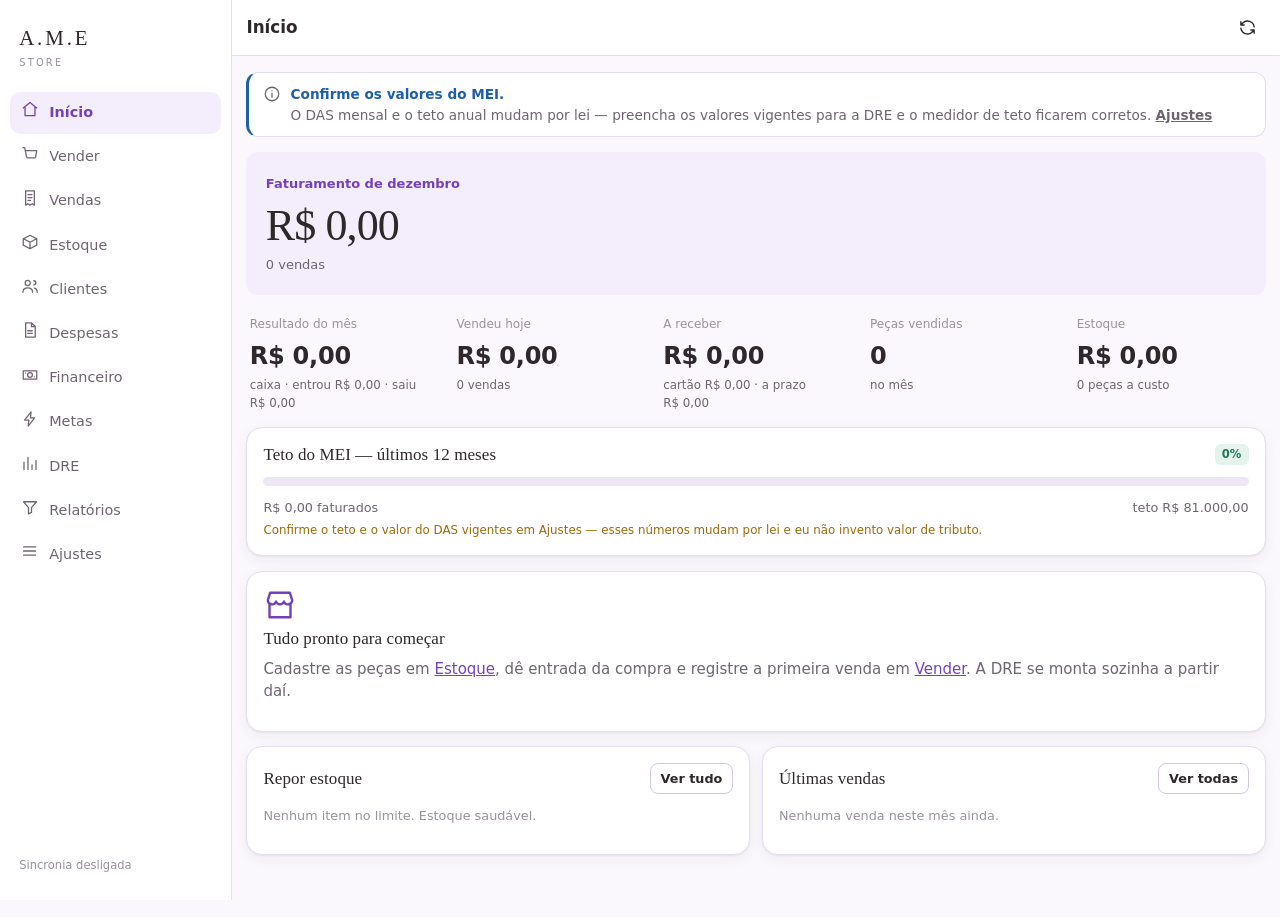
<file: index.html>
<!doctype html>
<html lang="pt-BR" >
<head>
<meta charset="utf-8">
<meta name="viewport" content="width=device-width, initial-scale=1, viewport-fit=cover">
<title>AME Store</title>
<meta name="description" content="Gestão da AME Store — vendas, estoque, despesas e DRE.">
<meta name="theme-color" content="#7442B8" media="(prefers-color-scheme: light)">
<meta name="theme-color" content="#201C25" media="(prefers-color-scheme: dark)">
<meta name="apple-mobile-web-app-capable" content="yes">
<meta name="apple-mobile-web-app-status-bar-style" content="default">
<meta name="apple-mobile-web-app-title" content="AME Store">
<meta name="mobile-web-app-capable" content="yes">
<link rel="manifest" href="manifest.webmanifest">
<link rel="icon" href="assets/icone.svg" type="image/svg+xml">
<link rel="apple-touch-icon" href="assets/icone-180.png">
<link rel="stylesheet" href="css/app.css">
<script>
// Aplica o tema salvo antes de pintar a tela, para nao piscar branco no escuro.
try { var t = localStorage.getItem('ame.tema'); if (t && t !== 'auto') document.documentElement.setAttribute('data-tema', t); } catch (e) {}
</script>
</head>
<body>

<nav class="nav-lateral" aria-label="Menu principal">
  <div class="logo">A.M.E<small>STORE</small></div>
  <a href="#/" data-nav data-icone="casa"><span></span>Início</a>
  <a href="#/vender" data-nav data-icone="carrinho"><span></span>Vender</a>
  <a href="#/vendas" data-nav data-icone="recibo"><span></span>Vendas</a>
  <a href="#/estoque" data-nav data-icone="caixa"><span></span>Estoque</a>
  <a href="#/clientes" data-nav data-icone="pessoas"><span></span>Clientes</a>
  <a href="#/despesas" data-nav data-icone="documento"><span></span>Despesas</a>
  <a href="#/financeiro" data-nav data-icone="dinheiro"><span></span>Financeiro</a>
  <a href="#/metas" data-nav data-icone="raio"><span></span>Metas</a>
  <a href="#/dre" data-nav data-icone="grafico"><span></span>DRE</a>
  <a href="#/relatorios" data-nav data-icone="filtro"><span></span>Relatórios</a>
  <a href="#/ajustes" data-nav data-icone="ajustes"><span></span>Ajustes</a>
  <div class="rodape-nav">
    <div id="status-sync-lateral"></div>
  </div>
</nav>

<header class="topo">
  <button id="btn-voltar" class="btn btn-icone btn-fantasma oculto" aria-label="Voltar"></button>
  <h1 id="topo-titulo">Início</h1>
  <button id="btn-sync" class="btn btn-icone btn-fantasma" aria-label="Sincronizar" title="Sincronizar"></button>
</header>

<main id="conteudo" class="conteudo" tabindex="-1"></main>

<nav class="nav-inferior" aria-label="Menu">
  <span class="nav-desliza" aria-hidden="true"></span>
  <a href="#/" data-nav data-icone="casa"><span></span>Início</a>
  <a href="#/vender" data-nav data-icone="carrinho"><span></span>Vender</a>
  <a href="#/estoque" data-nav data-icone="caixa"><span></span>Estoque</a>
  <a href="#/financeiro" data-nav data-icone="dinheiro"><span></span>Financeiro</a>
  <a href="#/mais" data-nav data-icone="reticencias"><span></span>Mais</a>
</nav>

<noscript>
  <div style="padding:2rem;font-family:system-ui">
    <h1>AME Store</h1>
    <p>Este aplicativo precisa de JavaScript ativado para funcionar.</p>
  </div>
</noscript>

<script type="module" src="js/main.js"></script>
</body>
</html>
</file>
<file: css/app.css>
/* AME Store — folha unica.
   Paleta tirada da logo: lilas, grafite e off-white.
   Sem framework: nada para atualizar, nada para quebrar. */

:root {
  --bg: #FAF8FC;
  --superficie: #FFFFFF;
  --superficie-2: #F5F1FA;
  --superficie-3: #EDE6F5;
  --borda: #E5DEEE;
  --borda-forte: #D3C7E2;

  --texto: #2E282B;
  --texto-2: #6E6570;
  --texto-3: #9A929E;

  --roxo: #7442B8;
  --roxo-escuro: #5B3192;
  --roxo-claro: #E5D4F5;
  --roxo-suave: #F4EDFB;

  --verde: #1C7A57;
  --verde-suave: #E4F3EC;
  --ambar: #9A6B08;
  --ambar-suave: #FBF0DA;
  --vermelho: #B3261E;
  --vermelho-suave: #FBE9E8;
  --azul: #1F5FA8;
  --azul-suave: #E6EFF9;

  --r: 12px;
  --r-g: 16px;
  --sombra: 0 1px 2px rgba(46,40,43,.06), 0 4px 14px rgba(46,40,43,.05);
  --sombra-alta: 0 8px 30px rgba(46,40,43,.16);

  --serif: Georgia, 'Times New Roman', serif;
  --sans: system-ui, -apple-system, 'Segoe UI', Roboto, 'Helvetica Neue', Arial, sans-serif;
  --mono: ui-monospace, SFMono-Regular, 'Cascadia Mono', Consolas, monospace;

  --nav-l: 232px;
  --nav-b: 62px;
  --topo-h: 56px;
}

@media (prefers-color-scheme: dark) {
  :root:not([data-tema="claro"]) {
    --bg: #17141A;
    --superficie: #201C25;
    --superficie-2: #282230;
    --superficie-3: #322A3C;
    --borda: #352E3F;
    --borda-forte: #473D54;
    --texto: #F0EBF4;
    --texto-2: #B3A9BC;
    --texto-3: #877D91;
    --roxo: #B98BEC;
    --roxo-escuro: #C9A5F2;
    --roxo-claro: #4A3468;
    --roxo-suave: #2C2438;
    --verde: #5BC79A;
    --verde-suave: #1B3A2F;
    --ambar: #E0B05C;
    --ambar-suave: #3A2E18;
    --vermelho: #F09189;
    --vermelho-suave: #3D2020;
    --azul: #85B4EC;
    --azul-suave: #1D2A3C;
    --sombra: 0 1px 2px rgba(0,0,0,.3), 0 4px 14px rgba(0,0,0,.25);
    --sombra-alta: 0 8px 30px rgba(0,0,0,.5);
  }
}
:root[data-tema="escuro"] {
  --bg: #17141A; --superficie: #201C25; --superficie-2: #282230; --superficie-3: #322A3C;
  --borda: #352E3F; --borda-forte: #473D54;
  --texto: #F0EBF4; --texto-2: #B3A9BC; --texto-3: #877D91;
  --roxo: #B98BEC; --roxo-escuro: #C9A5F2; --roxo-claro: #4A3468; --roxo-suave: #2C2438;
  --verde: #5BC79A; --verde-suave: #1B3A2F; --ambar: #E0B05C; --ambar-suave: #3A2E18;
  --vermelho: #F09189; --vermelho-suave: #3D2020; --azul: #85B4EC; --azul-suave: #1D2A3C;
  --sombra: 0 1px 2px rgba(0,0,0,.3), 0 4px 14px rgba(0,0,0,.25);
  --sombra-alta: 0 8px 30px rgba(0,0,0,.5);
}

* { box-sizing: border-box; }
html, body { margin: 0; padding: 0; }
body {
  font-family: var(--sans);
  background: var(--bg);
  color: var(--texto);
  font-size: 15px;
  line-height: 1.5;
  -webkit-text-size-adjust: 100%;
  overscroll-behavior-y: none;
}
h1, h2, h3, h4 { margin: 0 0 .5rem; line-height: 1.25; font-weight: 600; }
h1 { font-size: 1.4rem; }
h2 { font-size: 1.15rem; }
h3 { font-size: 1rem; }
p { margin: 0 0 .75rem; }
a { color: var(--roxo); }
small { font-size: .8125rem; }
hr { border: 0; border-top: 1px solid var(--borda); margin: 1rem 0; }

.marca { font-family: var(--serif); letter-spacing: .06em; }
.num { font-variant-numeric: tabular-nums; white-space: nowrap; }
.mono { font-family: var(--mono); font-size: .85em; }

/* ---------------- estrutura ---------------- */

#app { min-height: 100vh; }

.topo {
  position: sticky; top: 0; z-index: 40;
  height: var(--topo-h);
  display: flex; align-items: center; gap: .6rem;
  padding: 0 .9rem;
  background: color-mix(in srgb, var(--superficie) 88%, transparent);
  backdrop-filter: blur(10px);
  border-bottom: 1px solid var(--borda);
  padding-top: env(safe-area-inset-top);
  height: calc(var(--topo-h) + env(safe-area-inset-top));
}
.topo h1 { font-size: 1.05rem; margin: 0; flex: 1; font-weight: 600; }
.topo .marca-topo { font-family: var(--serif); font-size: 1.05rem; letter-spacing: .1em; }

.conteudo {
  padding: 1rem .9rem calc(var(--nav-b) + env(safe-area-inset-bottom) + 1.5rem);
  max-width: 1180px; margin: 0 auto;
}

/* navegacao inferior (celular) */
.nav-inferior {
  position: fixed; left: 0; right: 0; bottom: 0; z-index: 50;
  display: flex;
  background: color-mix(in srgb, var(--superficie) 94%, transparent);
  backdrop-filter: blur(12px);
  border-top: 1px solid var(--borda);
  padding-bottom: env(safe-area-inset-bottom);
}
.nav-inferior a {
  flex: 1; display: flex; flex-direction: column; align-items: center; justify-content: center;
  gap: 2px; height: var(--nav-b);
  color: var(--texto-2); text-decoration: none; font-size: .68rem; font-weight: 500;
  -webkit-tap-highlight-color: transparent;
}
.nav-inferior a svg { width: 22px; height: 22px; }
.nav-inferior a.ativo { color: var(--roxo); }
.nav-inferior a.ativo svg { stroke-width: 2.2; }

.nav-lateral { display: none; }

@media (min-width: 900px) {
  .nav-inferior { display: none; }
  .nav-lateral {
    display: flex; flex-direction: column; gap: 2px;
    position: fixed; left: 0; top: 0; bottom: 0; width: var(--nav-l); z-index: 45;
    background: var(--superficie); border-right: 1px solid var(--borda);
    padding: 1rem .6rem;
  }
  .nav-lateral .logo {
    font-family: var(--serif); font-size: 1.3rem; letter-spacing: .14em;
    padding: .4rem .6rem 1.2rem; color: var(--texto);
  }
  .nav-lateral .logo small {
    display: block; font-family: var(--sans); font-size: .62rem;
    letter-spacing: .22em; color: var(--texto-3); margin-top: 2px;
  }
  .nav-lateral a {
    display: flex; align-items: center; gap: .65rem;
    padding: .55rem .7rem; border-radius: 10px;
    color: var(--texto-2); text-decoration: none; font-size: .9rem; font-weight: 500;
  }
  .nav-lateral a svg { width: 18px; height: 18px; flex: none; }
  .nav-lateral a:hover { background: var(--superficie-2); color: var(--texto); }
  .nav-lateral a.ativo { background: var(--roxo-suave); color: var(--roxo); font-weight: 600; }
  .nav-lateral .rodape-nav { margin-top: auto; font-size: .72rem; color: var(--texto-3); padding: .6rem; }
  .topo, .conteudo { margin-left: var(--nav-l); }
  .conteudo { padding-bottom: 3rem; max-width: 1180px; }
  .topo { max-width: none; }
}

/* ---------------- cartoes ---------------- */

.cartao {
  background: var(--superficie); border: 1px solid var(--borda);
  border-radius: var(--r-g); padding: 1rem; box-shadow: var(--sombra);
  margin-bottom: .9rem;
}
.cartao.compacto { padding: .75rem; }
.cartao > h2, .cartao > h3 { margin-top: 0; }
.cartao-cabecalho {
  display: flex; align-items: center; gap: .6rem; margin-bottom: .75rem;
}
.cartao-cabecalho h2, .cartao-cabecalho h3 { margin: 0; flex: 1; }

.grade { display: grid; gap: .75rem; }
.grade-2 { grid-template-columns: repeat(2, 1fr); }
.grade-3 { grid-template-columns: repeat(auto-fit, minmax(190px, 1fr)); }
.grade-4 { grid-template-columns: repeat(auto-fit, minmax(150px, 1fr)); }
@media (max-width: 560px) { .grade-3 { grid-template-columns: repeat(2, 1fr); } }

.kpi {
  background: var(--superficie); border: 1px solid var(--borda);
  border-radius: var(--r); padding: .8rem .85rem;
}
.kpi .rotulo-kpi {
  font-size: .72rem; text-transform: uppercase; letter-spacing: .06em;
  color: var(--texto-3); font-weight: 600; margin-bottom: .3rem;
}
.kpi .valor-kpi { font-size: 1.32rem; font-weight: 650; font-variant-numeric: tabular-nums; letter-spacing: -.01em; }
.kpi .nota-kpi { font-size: .74rem; color: var(--texto-2); margin-top: .2rem; }
.kpi.destaque { background: var(--roxo-suave); border-color: var(--roxo-claro); }
.positivo { color: var(--verde); }
.negativo { color: var(--vermelho); }
.neutro { color: var(--texto-2); }

/* ---------------- botoes ---------------- */

.btn {
  display: inline-flex; align-items: center; justify-content: center; gap: .45rem;
  padding: .55rem .95rem; border-radius: 10px;
  border: 1px solid var(--borda-forte); background: var(--superficie);
  color: var(--texto); font: inherit; font-size: .9rem; font-weight: 550;
  cursor: pointer; text-decoration: none; white-space: nowrap;
  -webkit-tap-highlight-color: transparent; transition: background .12s, border-color .12s;
}
.btn:hover { background: var(--superficie-2); }
.btn:active { transform: translateY(1px); }
.btn:disabled { opacity: .45; cursor: not-allowed; }
.btn svg { width: 17px; height: 17px; }
.btn-primario { background: var(--roxo); border-color: var(--roxo); color: #fff; }
.btn-primario:hover { background: var(--roxo-escuro); border-color: var(--roxo-escuro); }
:root[data-tema="escuro"] .btn-primario, :root:not([data-tema="claro"]) .btn-primario { color: #1B1420; }
@media (prefers-color-scheme: light) { :root:not([data-tema="escuro"]) .btn-primario { color: #fff; } }
.btn-perigo { color: var(--vermelho); border-color: color-mix(in srgb, var(--vermelho) 40%, var(--borda)); }
.btn-perigo:hover { background: var(--vermelho-suave); }
.btn-fantasma { border-color: transparent; background: transparent; }
.btn-fantasma:hover { background: var(--superficie-2); }
.btn-g { padding: .8rem 1.3rem; font-size: 1rem; border-radius: 12px; }
.btn-p { padding: .32rem .6rem; font-size: .8rem; border-radius: 8px; }
.btn-bloco { width: 100%; }
.btn-icone { padding: .45rem; border-radius: 9px; }
.btn-icone svg { width: 19px; height: 19px; }
.barra-botoes { display: flex; gap: .5rem; flex-wrap: wrap; }
.barra-botoes.fim { justify-content: flex-end; }

/* botao flutuante (acao principal no celular) */
.fab {
  position: fixed; right: 1rem; z-index: 45;
  bottom: calc(var(--nav-b) + env(safe-area-inset-bottom) + 1rem);
  width: 56px; height: 56px; border-radius: 50%;
  background: var(--roxo); color: #fff; border: 0; box-shadow: var(--sombra-alta);
  display: flex; align-items: center; justify-content: center; cursor: pointer;
}
.fab svg { width: 26px; height: 26px; }
@media (min-width: 900px) { .fab { bottom: 1.5rem; right: 1.5rem; } }

/* Barra de seleção múltipla. Flutua em cima do conteúdo de propósito: se ela
   entrasse no meio da página, a lista inteira desceria ao marcar a primeira
   parcela e o segundo toque cairia na linha errada. */
.barra-selecao {
  position: fixed; z-index: 46; left: .8rem; right: .8rem;
  bottom: calc(var(--nav-b) + env(safe-area-inset-bottom) + .8rem);
  display: flex; align-items: center; gap: .6rem; flex-wrap: wrap;
  padding: .7rem .9rem; border-radius: var(--r-g);
  background: var(--superficie); border: 1px solid var(--borda-forte);
  box-shadow: var(--sombra-alta);
}
.barra-selecao .crescer { min-width: 130px; }
@media (min-width: 900px) {
  .barra-selecao { left: calc(var(--nav-l) + 1.5rem); right: 1.5rem; bottom: 1.5rem; }
}

/* ---------------- formularios ---------------- */

.campo-grupo { margin-bottom: .8rem; }
.campo-grupo > label, .rotulo {
  display: block; font-size: .78rem; font-weight: 600; color: var(--texto-2);
  margin-bottom: .28rem; letter-spacing: .01em;
}
input, select, textarea {
  width: 100%; padding: .58rem .7rem; font: inherit; font-size: 16px;
  color: var(--texto); background: var(--superficie);
  border: 1px solid var(--borda-forte); border-radius: 10px;
  appearance: none; -webkit-appearance: none;
}
@media (min-width: 900px) { input, select, textarea { font-size: .92rem; } }
input:focus, select:focus, textarea:focus {
  outline: 2px solid color-mix(in srgb, var(--roxo) 45%, transparent); outline-offset: 1px;
  border-color: var(--roxo);
}
/* O `appearance: none` acima existe para o campo de texto. Em caixa de seleção
   ele apaga o desenho nativo: o clique funciona, o estado muda e a tela não
   mostra nada — pior do que não funcionar, porque parece defeito. Aqui a
   aparência volta, com tamanho de dedo e a cor da loja. */
input[type="checkbox"], input[type="radio"] {
  appearance: auto; -webkit-appearance: auto;
  width: 20px; height: 20px; min-width: 20px; flex: none;
  padding: 0; border: 0; border-radius: 0; background: none;
  accent-color: var(--roxo); cursor: pointer;
}
/* Área de toque decente ao redor da caixinha, para marcar no celular sem erro. */
.caixa-toque {
  display: flex; align-items: center; justify-content: center;
  min-width: 40px; min-height: 44px; margin: -.5rem 0; cursor: pointer;
}
select {
  background-image: url("data:image/svg+xml;utf8,<svg xmlns='http://www.w3.org/2000/svg' width='12' height='8' viewBox='0 0 12 8'><path d='M1 1l5 5 5-5' fill='none' stroke='%236E6570' stroke-width='1.7' stroke-linecap='round'/></svg>");
  background-repeat: no-repeat; background-position: right .7rem center; padding-right: 2rem;
}
textarea { min-height: 72px; resize: vertical; }
.dica { font-size: .74rem; color: var(--texto-3); margin-top: .25rem; }
.erro-campo { font-size: .76rem; color: var(--vermelho); margin-top: .25rem; }
input.invalido, select.invalido { border-color: var(--vermelho); }
.linha { display: grid; gap: .7rem; grid-template-columns: 1fr 1fr; }
.linha-3 { display: grid; gap: .7rem; grid-template-columns: 1fr 1fr 1fr; }
@media (max-width: 520px) { .linha-3 { grid-template-columns: 1fr 1fr; } }
.checkbox-linha { display: flex; align-items: center; gap: .5rem; font-size: .9rem; }
.checkbox-linha input { margin: 0; }

.busca { position: relative; }
.busca input { padding-left: 2.2rem; }
.busca svg {
  position: absolute; left: .65rem; top: 50%; transform: translateY(-50%);
  width: 17px; height: 17px; color: var(--texto-3); pointer-events: none;
}

.filtros { display: flex; gap: .5rem; flex-wrap: wrap; align-items: flex-end; margin-bottom: .9rem; }
.filtros .campo-grupo { margin-bottom: 0; }
.filtros select, .filtros input { min-width: 130px; }
.filtros .busca input { min-width: 190px; }

/* Editar + Receber na mesma celula: em tela estreita o icone nao pode
   empurrar o botao para a linha de baixo. */
.acoes-celula { display: inline-flex; gap: .3rem; align-items: center; justify-content: flex-end; }

/* ---------------- tabelas e listas ---------------- */

.rolagem-x { overflow-x: auto; -webkit-overflow-scrolling: touch; }
table { width: 100%; border-collapse: collapse; font-size: .875rem; }
th {
  text-align: left; font-size: .72rem; text-transform: uppercase; letter-spacing: .05em;
  color: var(--texto-3); font-weight: 650; padding: .5rem .55rem;
  border-bottom: 1px solid var(--borda); white-space: nowrap;
}
td { padding: .55rem .55rem; border-bottom: 1px solid var(--borda); vertical-align: middle; }
tr:last-child td { border-bottom: 0; }
.dir { text-align: right; }
td.dir, th.dir { font-variant-numeric: tabular-nums; }
tbody tr.clicavel { cursor: pointer; }
tbody tr.clicavel:hover { background: var(--superficie-2); }
tfoot td { font-weight: 650; border-top: 2px solid var(--borda-forte); border-bottom: 0; }

.lista { display: flex; flex-direction: column; }
.item {
  display: flex; align-items: center; gap: .75rem;
  padding: .7rem .2rem; border-bottom: 1px solid var(--borda);
  cursor: pointer; -webkit-tap-highlight-color: transparent;
}
.item:last-child { border-bottom: 0; }
.item:hover { background: var(--superficie-2); }
.item .corpo { flex: 1; min-width: 0; }
.item .titulo { font-weight: 550; }
.item .sub { font-size: .78rem; color: var(--texto-2); }
.item .valor { text-align: right; font-variant-numeric: tabular-nums; font-weight: 600; white-space: nowrap; }
.item .valor small { display: block; font-weight: 400; color: var(--texto-2); }
.avatar {
  width: 38px; height: 38px; border-radius: 10px; flex: none;
  background: var(--roxo-suave); color: var(--roxo);
  display: flex; align-items: center; justify-content: center;
  font-weight: 650; font-size: .82rem;
}

/* ---------------- etiquetas ---------------- */

.tag {
  display: inline-flex; align-items: center; gap: .25rem;
  padding: .12rem .45rem; border-radius: 6px;
  font-size: .72rem; font-weight: 600; white-space: nowrap;
  background: var(--superficie-3); color: var(--texto-2);
}
.tag-ok { background: var(--verde-suave); color: var(--verde); }
.tag-alerta { background: var(--ambar-suave); color: var(--ambar); }
.tag-erro { background: var(--vermelho-suave); color: var(--vermelho); }
.tag-info { background: var(--azul-suave); color: var(--azul); }
.tag-roxo { background: var(--roxo-suave); color: var(--roxo); }

.pilulas { display: flex; gap: .4rem; flex-wrap: wrap; }
.pilula {
  padding: .35rem .7rem; border-radius: 999px; font-size: .82rem; font-weight: 550;
  border: 1px solid var(--borda-forte); background: var(--superficie);
  cursor: pointer; color: var(--texto-2);
}
.pilula.ativa { background: var(--roxo); border-color: var(--roxo); color: #fff; }
:root[data-tema="escuro"] .pilula.ativa { color: #1B1420; }

/* ---------------- avisos ---------------- */

.aviso {
  display: flex; gap: .6rem; align-items: flex-start;
  padding: .7rem .85rem; border-radius: var(--r); font-size: .85rem;
  border: 1px solid; margin-bottom: .9rem;
}
.aviso svg { width: 18px; height: 18px; flex: none; margin-top: 1px; }
.aviso-alerta { background: var(--ambar-suave); border-color: color-mix(in srgb, var(--ambar) 30%, transparent); color: var(--ambar); }
.aviso-erro { background: var(--vermelho-suave); border-color: color-mix(in srgb, var(--vermelho) 30%, transparent); color: var(--vermelho); }
.aviso-info { background: var(--azul-suave); border-color: color-mix(in srgb, var(--azul) 25%, transparent); color: var(--azul); }
.aviso-ok { background: var(--verde-suave); border-color: color-mix(in srgb, var(--verde) 25%, transparent); color: var(--verde); }
.aviso strong { display: block; }
.aviso a { color: inherit; font-weight: 600; }

.vazio { text-align: center; padding: 2.5rem 1rem; color: var(--texto-3); }
.vazio svg { width: 40px; height: 40px; opacity: .5; margin-bottom: .6rem; }
.vazio p { margin: .2rem 0 1rem; font-size: .9rem; }

/* barra de progresso (teto do MEI, metas) */
.barra { height: 9px; border-radius: 999px; background: var(--superficie-3); overflow: hidden; }
.barra > span { display: block; height: 100%; border-radius: 999px; background: var(--verde); transition: width .4s; }
.barra.atencao > span { background: var(--ambar); }
.barra.perigo > span { background: var(--vermelho); }

/* Agenda do fiado: uma caixa de data por parcela, lado a lado. */
.agenda-parcelas {
  display: grid; gap: .5rem; margin-top: .6rem;
  grid-template-columns: repeat(auto-fill, minmax(150px, 1fr));
}
.agenda-parcelas .campo-grupo { margin: 0; }
.agenda-parcelas label { font-size: .72rem; color: var(--texto-2); font-weight: 600; }

/* ---------------- metas ---------------- */

.barra-meta { height: 14px; border-radius: 999px; background: var(--superficie-3); overflow: hidden; }
.barra-meta > span {
  display: block; height: 100%; border-radius: 999px;
  background: var(--roxo); transition: width .5s ease;
}
.barra-meta.batida > span { background: var(--verde); }
tr.destaque-linha td { background: var(--roxo-suave); }

/* Meta batida muda a cara do cartao inteiro — e' o "ânimo" pedido: dá para ver
   do outro lado da loja que o mês fechou. */
.cartao.meta-batida, .kpi.meta-batida {
  border-color: var(--verde); background: var(--verde-suave);
}
.selo-meta {
  display: inline-flex; align-items: center; gap: .35rem;
  padding: .25rem .65rem; border-radius: 999px;
  background: var(--verde); color: var(--superficie);
  font-size: .78rem; font-weight: 650; white-space: nowrap;
}
@keyframes pulso-meta {
  0%, 100% { transform: scale(1); }
  50% { transform: scale(1.07); }
}
.selo-meta.pulsa { animation: pulso-meta 1.6s ease-in-out 3; }
@media (prefers-reduced-motion: reduce) { .selo-meta.pulsa { animation: none; } }

/* Provisão marcada como guardada: a linha inteira comemora, não só o texto. */
.item.provisao { align-items: flex-start; }
.item.provisao.guardada {
  background: var(--verde-suave);
  border-radius: var(--r); border-bottom-color: transparent;
}
.item.provisao.guardada .titulo { color: var(--verde); }
.selo-meta.pequeno-selo {
  font-size: .68rem; padding: .1rem .45rem; margin-left: .4rem; vertical-align: middle;
}

.meta-numeros { display: flex; gap: 1.2rem; flex-wrap: wrap; margin-top: .55rem; }
.meta-numeros > div { min-width: 96px; }
.meta-numeros .rotulo { font-size: .72rem; color: var(--texto-3); font-weight: 600;
  text-transform: uppercase; letter-spacing: .05em; }
.meta-numeros .valor { font-size: 1.05rem; font-weight: 650; font-variant-numeric: tabular-nums; }

/* ---------------- modal / folha ---------------- */

.fundo-modal {
  position: fixed; inset: 0; z-index: 100;
  background: rgba(30, 24, 34, .45); backdrop-filter: blur(2px);
  display: flex; align-items: flex-end; justify-content: center;
  animation: aparecer .16s ease;
}
@media (min-width: 700px) { .fundo-modal { align-items: center; padding: 1.5rem; } }
@keyframes aparecer { from { opacity: 0; } }
@keyframes subir { from { transform: translateY(18px); opacity: 0; } }

.modal {
  background: var(--superficie); width: 100%; max-width: 640px;
  border-radius: var(--r-g) var(--r-g) 0 0;
  max-height: 92vh; display: flex; flex-direction: column;
  box-shadow: var(--sombra-alta); animation: subir .18s ease;
}
@media (min-width: 700px) { .modal { border-radius: var(--r-g); max-height: 88vh; } }
.modal.largo { max-width: 900px; }
.modal-topo {
  display: flex; align-items: center; gap: .6rem;
  padding: .85rem 1rem; border-bottom: 1px solid var(--borda);
}
.modal-topo h2 { margin: 0; flex: 1; font-size: 1.02rem; }
.modal-corpo { padding: 1rem; overflow-y: auto; flex: 1; -webkit-overflow-scrolling: touch; }
.modal-rodape {
  padding: .8rem 1rem calc(.8rem + env(safe-area-inset-bottom));
  border-top: 1px solid var(--borda);
  display: flex; gap: .5rem; justify-content: flex-end; flex-wrap: wrap;
}
.modal-rodape .btn { flex: 1; }
@media (min-width: 700px) { .modal-rodape .btn { flex: none; } }

/* ---------------- avisos flutuantes ---------------- */

.toasts {
  position: fixed; z-index: 200; left: 50%; transform: translateX(-50%);
  bottom: calc(var(--nav-b) + env(safe-area-inset-bottom) + 1rem);
  display: flex; flex-direction: column; gap: .4rem; align-items: center;
  pointer-events: none; width: max-content; max-width: 92vw;
}
@media (min-width: 900px) { .toasts { bottom: 1.5rem; left: auto; right: 1.5rem; transform: none; align-items: flex-end; } }
.toast {
  background: var(--texto); color: var(--bg);
  padding: .6rem .9rem; border-radius: 10px; font-size: .86rem; font-weight: 500;
  box-shadow: var(--sombra-alta); animation: subir .18s ease;
  display: flex; align-items: center; gap: .5rem;
}
.toast.erro { background: var(--vermelho); color: #fff; }
.toast.ok { background: var(--verde); color: #fff; }

/* ---------------- graficos ---------------- */

.grafico { width: 100%; overflow: visible; }
.grafico text { font-family: var(--sans); fill: var(--texto-2); font-size: 11px; }
.grafico .eixo { stroke: var(--borda); stroke-width: 1; }
.grafico .grade-linha { stroke: var(--borda); stroke-width: 1; stroke-dasharray: 3 3; }
.grafico .grade-zero { stroke: var(--borda-forte); stroke-width: 1.2; stroke-dasharray: none; }
.grafico .barra-g { fill: var(--roxo); }
.grafico .barra-g.neg { fill: var(--vermelho); }
.grafico .linha-g { fill: none; stroke: var(--roxo); stroke-width: 2.2; stroke-linejoin: round; stroke-linecap: round; }
.grafico .area-g { fill: var(--roxo); opacity: .12; }
.grafico .ponto-g { fill: var(--roxo); }
.legenda { display: flex; gap: .9rem; flex-wrap: wrap; font-size: .78rem; color: var(--texto-2); margin-top: .5rem; }
.legenda span { display: flex; align-items: center; gap: .35rem; }
.legenda i { width: 10px; height: 10px; border-radius: 3px; display: block; }

/* ---------------- DRE ---------------- */

.dre { font-size: .9rem; }
.dre td { padding: .4rem .5rem; }
.dre .rubrica { color: var(--texto-2); }
.dre .subtotal td { font-weight: 650; border-top: 1px solid var(--borda-forte); background: var(--superficie-2); }
.dre .resultado td { font-weight: 700; font-size: 1rem; background: var(--roxo-suave); border-top: 2px solid var(--roxo-claro); }
.dre .recuo { padding-left: 1.4rem !important; }
.dre .pct { color: var(--texto-3); font-size: .8rem; width: 68px; }

/* ---------------- utilitarios ---------------- */

.flex { display: flex; }
.entre { justify-content: space-between; }
.centro { align-items: center; }
.gap { gap: .5rem; }
.gap-g { gap: 1rem; }
.crescer { flex: 1; }
.quebra { flex-wrap: wrap; }
.mt { margin-top: .75rem; }
.mb { margin-bottom: .75rem; }
.mb0 { margin-bottom: 0; }
.oculto { display: none !important; }
.texto-2 { color: var(--texto-2); }
.texto-3 { color: var(--texto-3); }
.pequeno { font-size: .8rem; }
.negrito { font-weight: 650; }
.truncar { overflow: hidden; text-overflow: ellipsis; white-space: nowrap; }
.sr { position: absolute; width: 1px; height: 1px; overflow: hidden; clip: rect(0 0 0 0); }

/* ---------------- impressao ---------------- */

/* ---------------- folha (comprovante e extrato) ----------------
   Um bloco montado so' na hora de imprimir. Na tela ele nao existe; no papel,
   ele e' a unica coisa que existe. */

.folha { display: none; }

body.imprimindo .folha { display: block; }

@media print {
  .topo, .nav-inferior, .nav-lateral, .fab, .toasts, .nao-imprimir { display: none !important; }
  .conteudo { margin: 0; padding: 0; max-width: none; }
  .cartao { box-shadow: none; border: 0; page-break-inside: avoid; }
  body { background: #fff; color: #000; font-size: 11pt; }
  .etiqueta-print { page-break-inside: avoid; }

  /* Com a folha montada, a tela inteira sai do papel. */
  body.imprimindo .conteudo, body.imprimindo .modal-fundo, body.imprimindo .fundo-modal { display: none !important; }
  body.imprimindo .folha { display: block; }
  @page { margin: 14mm 12mm; }
}

.folha {
  color: #1a1a1a; background: #fff;
  font-size: 10.5pt; line-height: 1.45;
  max-width: 190mm; margin: 0 auto;
}
.folha-topo {
  display: flex; align-items: flex-start; gap: 14px;
  border-bottom: 2px solid #3A3335; padding-bottom: 10px; margin-bottom: 14px;
}
.folha-logo { width: 54px; height: 54px; flex: none; }
.folha-marca { flex: 1; }
.folha-nome { font-family: Georgia, 'Times New Roman', serif; font-size: 15pt; letter-spacing: .04em; }
.folha-titulo { text-align: right; }
.folha-h1 { font-size: 12pt; font-weight: 700; }
.folha-linha { font-size: 8.8pt; color: #555; }
.folha-rotulo {
  font-size: 7.6pt; text-transform: uppercase; letter-spacing: .08em;
  color: #777; font-weight: 700; margin-bottom: 2px;
}
.folha-destaque { font-size: 12pt; font-weight: 700; }
.folha-bloco { margin: 12px 0; }
.folha-resumo { display: flex; gap: 22px; margin: 14px 0; }
.folha-pago { color: #1C7A57; }
.folha-devendo { color: #B3261E; }
.folha-aviso {
  background: #FBE9E8; border-left: 3px solid #B3261E;
  padding: 6px 10px; font-size: 9.5pt; margin: 10px 0;
}
.folha-tabela { width: 100%; border-collapse: collapse; margin: 12px 0; }
.folha-tabela th {
  text-align: left; font-size: 8pt; text-transform: uppercase; letter-spacing: .06em;
  color: #555; border-bottom: 1px solid #999; padding: 5px 6px;
}
.folha-tabela td { padding: 5px 6px; border-bottom: 1px solid #E3E3E3; vertical-align: top; }
.folha-tabela .dir { text-align: right; font-variant-numeric: tabular-nums; }
.folha-tabela tr.folha-total td { font-weight: 700; border-top: 2px solid #3A3335; border-bottom: 0; }
.folha-rodape {
  margin-top: 18px; padding-top: 8px; border-top: 1px solid #CCC;
  display: flex; justify-content: space-between; gap: 12px;
  font-size: 8.2pt; color: #666;
}

/* grade de etiquetas para impressao */
.folha-etiquetas { display: grid; grid-template-columns: repeat(3, 1fr); gap: 4mm; }
.etiqueta-print {
  border: 1px dashed var(--borda-forte); border-radius: 4px; padding: 3mm;
  text-align: center; font-size: 8pt; break-inside: avoid;
}
.etiqueta-print .nome-e { font-weight: 650; font-size: 8.5pt; margin-bottom: 1mm; }
.etiqueta-print .preco-e { font-weight: 700; font-size: 11pt; margin-top: 1mm; }

/* ================================================================
   LINGUAGEM VISUAL — 26/10/2026
   Portada da proposta que o Ézio aprovou (as maquetes em docs/proposta-*.html,
   fora do repositório). Mexe em tipografia, hierarquia e uso de cor; não mexe
   em marcação nem em lógica de tela. Por isso vem no fim da folha: sobrescreve
   por ordem de origem, e some inteira se for preciso voltar atrás.
   ================================================================ */

:root {
  /* Escala com saltos de verdade: é dela que vem a hierarquia. */
  --t-heroi: 2.75rem;     /* cabe R$ 123.456,00 em 390px sem quebrar */
  --t-destaque: 1.5rem;
  --t-rotulo: .8125rem;
  --t-mini: .75rem;
}

/* ---- rótulos param de gritar -------------------------------------
   Caixa alta com entreletra larga em micro-rótulo é o tique mais comum de
   tela gerada: ocupa mais, lê pior e não acrescenta nada. */
.kpi .rotulo-kpi,
.meta-numeros .rotulo {
  text-transform: none; letter-spacing: 0;
  font-size: var(--t-mini); font-weight: 500; color: var(--texto-3);
}
th, .folha-rotulo {
  text-transform: none; letter-spacing: 0; font-weight: 500;
}

/* ---- números maiores, títulos em serifa --------------------------
   A serifa já era da marca (a logo e o nome no topo). Trazê-la para os
   títulos de seção costura a tela com a identidade da loja. */
.kpi .valor-kpi { font-size: var(--t-destaque); }
.cartao > h2, .cartao > h3,
.cartao-cabecalho h2, .cartao-cabecalho h3 {
  font-family: var(--serif); font-weight: 400; font-size: 1.0625rem;
  letter-spacing: .005em;
}

/* ---- o herói: um bloco, não mais um cartão entre outros ----------
   Ele atravessa a grade inteira e perde a moldura. O número é o desenho:
   sem sombra e sem borda, nada compete com ele. */
.kpi.destaque {
  grid-column: 1 / -1;
  background: var(--roxo-suave); border-color: transparent;
  padding: 1.35rem 1.15rem 1.2rem;
}
.kpi.destaque .rotulo-kpi {
  color: var(--roxo); font-weight: 600; font-size: var(--t-rotulo);
}
.kpi.destaque .valor-kpi {
  font-family: var(--serif); font-weight: 400;
  font-size: var(--t-heroi); line-height: 1; letter-spacing: -.02em;
  margin: .35rem 0 .45rem;
}
.kpi.destaque .nota-kpi { font-size: var(--t-rotulo); color: var(--texto-2); }
.kpi.destaque .nota-kpi b { color: var(--texto); font-weight: 600; }
/* Meta batida: a cor vai para o NÚMERO, não para o fundo. Fundo verde num
   bloco desta largura pesa demais e rouba a cena do próprio valor. */
.kpi.destaque.batida .valor-kpi { color: var(--verde); }
.heroi-topo { display: flex; align-items: center; justify-content: space-between; gap: .75rem; }

/* ---- aviso: régua na borda em vez de caixa tingida ---------------
   Numa tela com vários avisos, caixa colorida vira mancha e para de chamar
   atenção. A régua à esquerda mantém o alerta visível sem tingir tudo. */
.aviso {
  background: var(--superficie);
  border: 1px solid var(--borda); border-left: 3px solid var(--texto-3);
  color: var(--texto-2);
}
.aviso strong { color: var(--texto); }
.aviso-alerta { border-left-color: var(--ambar); }
.aviso-alerta strong { color: var(--ambar); }
.aviso-erro { border-left-color: var(--vermelho); }
.aviso-erro strong { color: var(--vermelho); }
.aviso-info { border-left-color: var(--azul); }
.aviso-info strong { color: var(--azul); }
.aviso-ok { border-left-color: var(--verde); }
.aviso-ok strong { color: var(--verde); }

/* ---- barra de baixo: pílula atrás do ícone -----------------------
   Tratamento escolhido por ele no teste de 26/10, entre cinco. A forma carrega
   o recado sozinha: quem não distingue bem a cor continua sabendo onde está
   (WCAG 1.4.1), e no sol da vitrine a pílula sobrevive melhor que o tom.
   A pílula é UM elemento que desliza, não um fundo por item: dois fundos
   acendendo ao mesmo tempo fariam a seleção piscar no meio do caminho. */
.nav-inferior { overflow: hidden; }
.nav-desliza {
  position: absolute; top: 9px; height: 30px; width: 54px; border-radius: 999px;
  background: var(--roxo-claro); pointer-events: none; z-index: 0;
  transition: transform .42s cubic-bezier(.22, .61, .36, 1);
}
.nav-inferior a { position: relative; z-index: 1; }
.nav-inferior a > span {
  display: grid; place-items: center; width: 54px; height: 30px;
}
.nav-inferior a.ativo { font-weight: 650; }
.nav-inferior a, .nav-inferior a svg { transition: color .42s ease; }
@media (prefers-reduced-motion: reduce) { .nav-desliza { transition: none; } }

/* Meta batida NA TELA INICIAL: cartão branco com título e números verdes. Com
   o selo agora no herói, pintar o cartão inteiro de verde dava dois avisos para
   o mesmo fato e a tela ficava com duas áreas brigando pela atenção. Na tela
   Metas o cartão continua verde inteiro: lá não há herói para dar o recado. */
.cartao.no-inicio.meta-batida { background: var(--superficie); border-color: var(--borda); }
.cartao.no-inicio.meta-batida .cartao-cabecalho h3 { color: var(--verde); }

/* Pares do mês sem moldura: a informação é o número e o rótulo, e cada caixa
   em volta cobra uma borda, uma sombra e um respiro que não dizem nada. Sem
   elas, o herói fica sendo o único bloco com fundo na tela — que é o ponto. */
.kpi { background: none; border-color: transparent; padding: .1rem .15rem; }
.kpi.destaque { padding: 1.35rem 1.15rem 1.2rem; }
.grade-3 { gap: 1.1rem .9rem; }

/* Duas colunas em 375px espremem lista com nome de peça: "Blusa Polo Canelada
   — Único / Nude" virava três linhas. No celular, uma coluna. */
@media (max-width: 560px) { .grade-2 { grid-template-columns: 1fr; } }

/* Tabela de 12 meses lado a lado (Comparativo da DRE, fluxo mês a mês da
   Início). No PC os 12 meses cabem inteiros, sem rolar para o lado: letra um
   pouco menor, respiro lateral curto e rótulo da linha sem quebrar. No celular
   nada muda — a tabela continua rolando, com a letra do tamanho normal. */
@media (min-width: 900px) {
  .tabela-12 { font-size: .8rem; }
  .tabela-12 th, .tabela-12 td { padding-left: .3rem; padding-right: .3rem; }
  .tabela-12 th:first-child, .tabela-12 td:first-child { white-space: nowrap; padding-left: .15rem; }
  /* A DRE tem 14 colunas (rubrica, 12 meses e o total): aperta um pouco mais
     para caber também em notebook de 1280px. */
  .dre.tabela-12 { font-size: .76rem; }
  .dre.tabela-12 th, .dre.tabela-12 td { padding-left: .2rem; padding-right: .2rem; }
}
</file>
